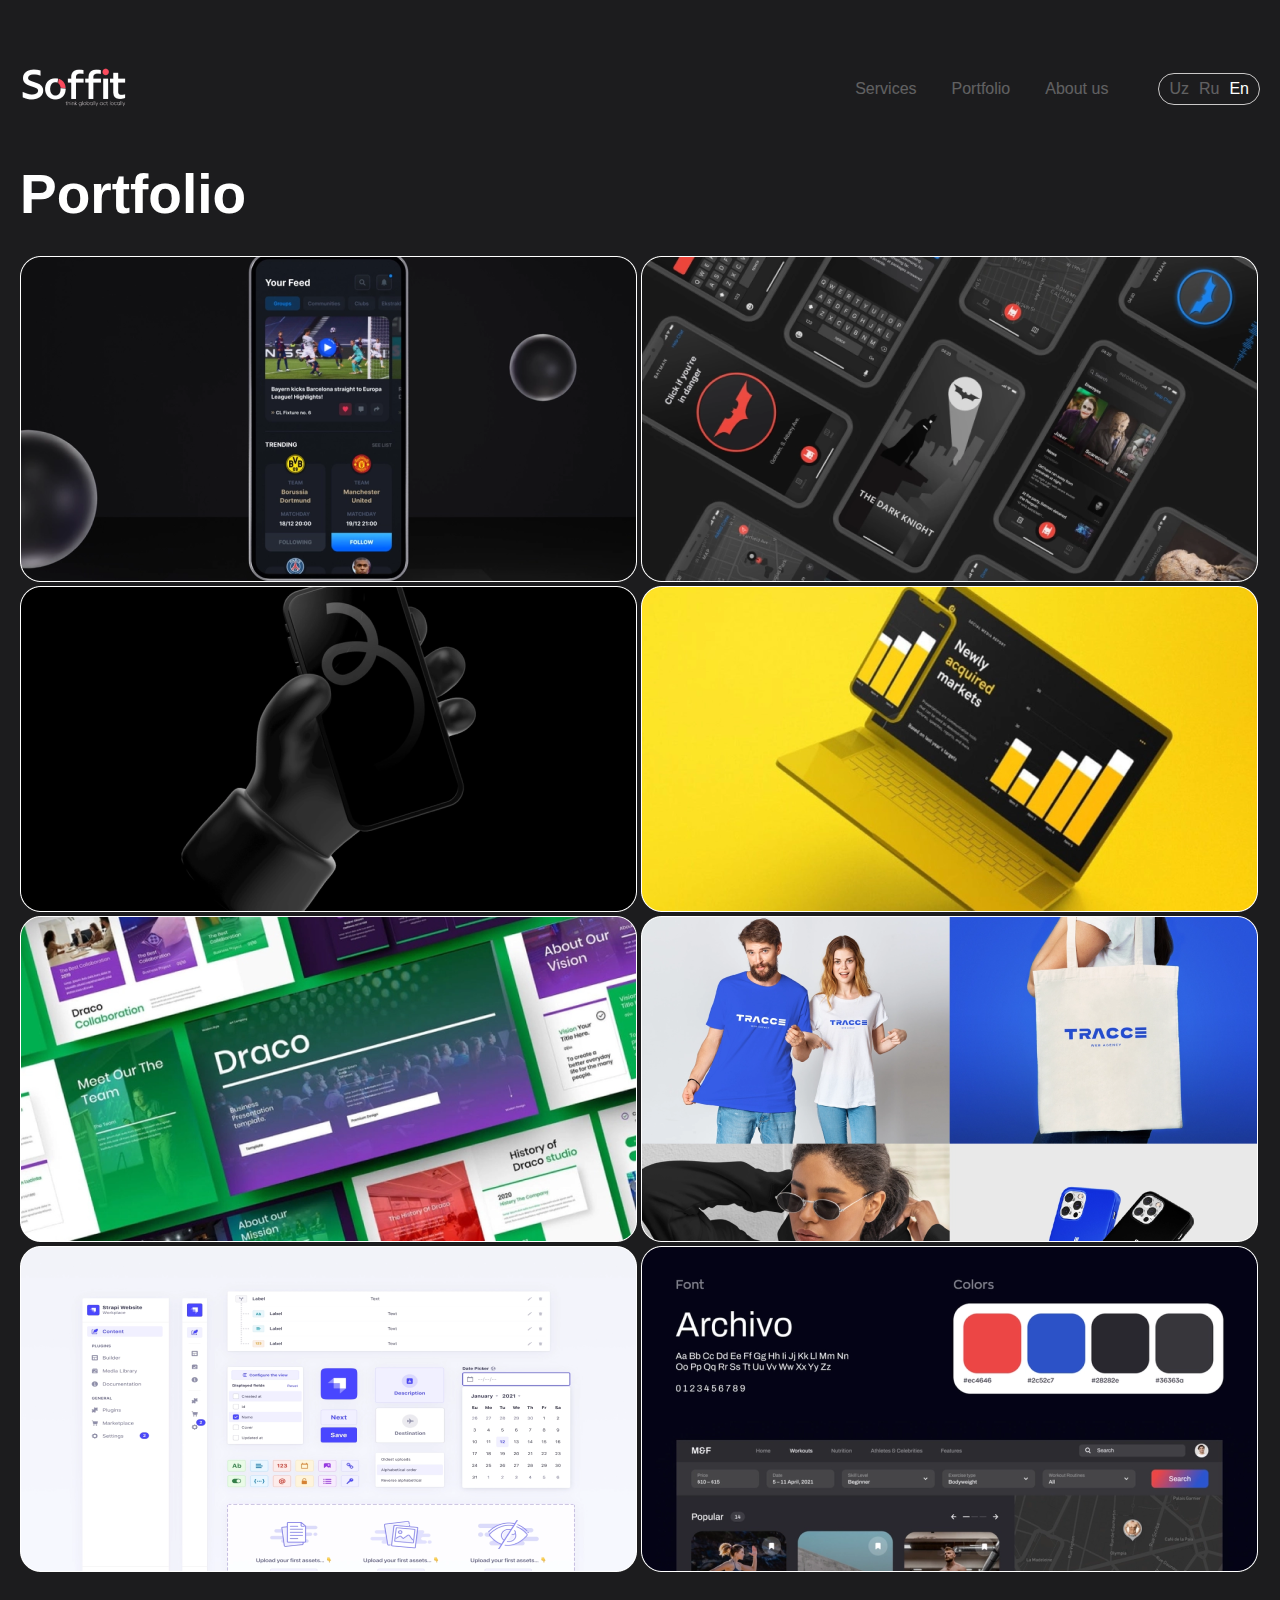
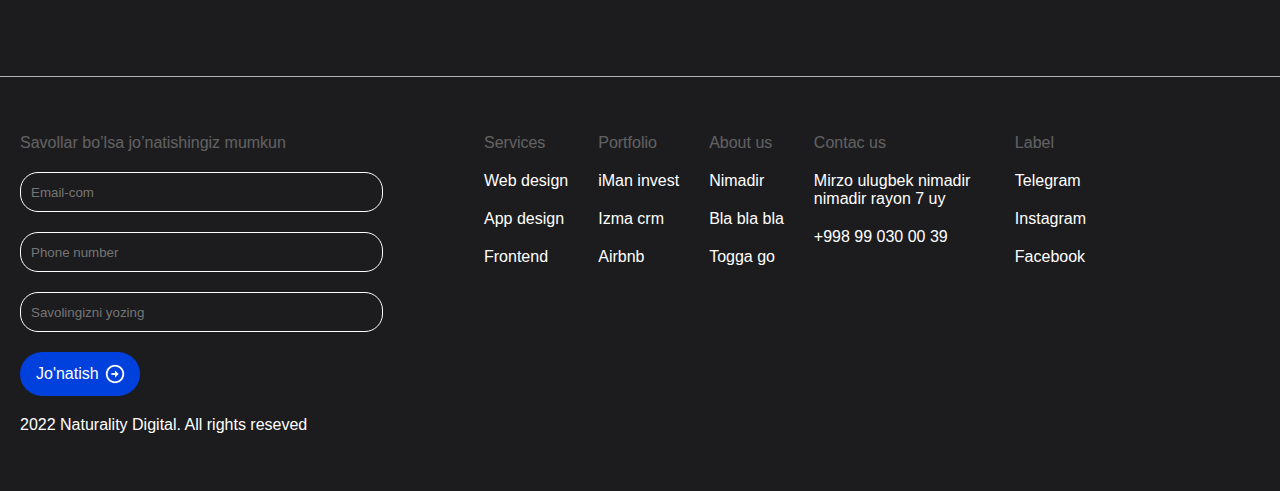
<file: Pages/portifolio.htm>
<!DOCTYPE html>
<html lang="en">
  <head>
    <meta charset="UTF-8" />
    <meta name="viewport" content="width=device-width, initial-scale=1.0" />
    <link rel="stylesheet" href="../style/Style.css" />
    <title>Soffit</title>
  </head>
  <body>
    <div class="container">
      <header>
        <div class="content">
          <div class="logo">
            <a href="#">
              <img src="../img/logo.png" alt="site_logo" />
            </a>
          </div>
          <div class="headrer_col">
            <nav>
              <ul>
                <li><a href="./services.html"> Services </a></li>
                <li><a href="#"> Portfolio </a></li>
                <li><a href="./about.html"> About us </a></li>
              </ul>
            </nav>
            <div class="lang">
              <span>Uz</span>
              <span>Ru</span>
              <span class="lang_item">En</span>
            </div>
          </div>
        </div>
      </header>
      <main class="portifolio-main">
        <div class="portifolio-page">
          <h2>Portfolio</h2>
          <div class="imgs">
            <img src="../img/img1.png" alt="img" />
            <img src="../img/img2.png" alt="img" />
            <img src="../img/img3.png" alt="img" />
            <img src="../img/img4.png" alt="img" />
            <img src="../img/img5.png" alt="img" />
            <img src="../img/img6.png" alt="img" />
            <img src="../img/img7.png" alt="img" />
            <img src="../img/img8.png" alt="img" />
          </div>
        </div>
      </main>
      <footer>
        <div class="footer-content">
          <div class="col">
            <p>Savollar bo’lsa jo’natishingiz mumkun</p>
            <input type="email" placeholder="Email-com" />
            <input type="tex" placeholder="Phone number" />
            <input type="tex" placeholder="Savolingizni yozing" />
            <button class="btn">
              Jo'natish
              <img src="../img/btn.png" alt="btn-icon" />
            </button>
            <p>2022 Naturality Digital. All rights reseved</p>
          </div>
          <div class="links">
            <div class="col">
              <p>Services</p>
              <p>Web design</p>
              <p>App design</p>
              <p>Frontend</p>
            </div>
            <div class="col">
              <p>Portfolio</p>
              <p>iMan invest</p>
              <p>Izma crm</p>
              <p>Airbnb</p>
            </div>
            <div class="col">
              <p>About us</p>
              <p>Nimadir</p>
              <p>Bla bla bla</p>
              <p>Togga go</p>
            </div>
            <div class="col">
              <p>Contac us</p>
              <p>Mirzo ulugbek nimadir nimadir rayon 7 uy</p>
              <p>+998 99 030 00 39</p>
            </div>
            <div class="col">
              <p>Label</p>
              <p>Telegram</p>
              <p>Instagram</p>
              <p>Facebook</p>
            </div>
          </div>
        </div>
      </footer>
    </div>
  </body>
</html>
</file>
<file: style/Style.css>
/* default style  */

* {
  margin: 0;
  padding: 0;
  box-sizing: border-box;
}

.btn {
  display: flex;
  gap: 5px;
  align-items: center;
  padding: 10px 15px;
  border: none;
  background: rgb(0, 64, 221);
  width: 120px;
  border-radius: 50px;
  transition: all 0.5s;
  color: white;
  font-size: 16px;
  border: 1px solid transparent;
}
.btn:hover {
  background: rgb(41, 80, 188);
  cursor: pointer;
  color: rgb(254, 254, 254);
  border-color: white;
}
.btn:hover img {
  background-color: transparent;
}

body {
  font-family: sans-serif;
  background-color: #1c1c1e;
}
.container {
  width: 100%;
}
/* header stayle  */
* {
  margin: 0;
  padding: 0;
  box-sizing: border-box;
  font-family: "Manrope", sans-serif;
  background: #1c1c1e;
}
header {
  width: 100%;
  margin-top: 65px;
}
.content {
  display: flex;
  align-items: center;
  justify-content: space-between;
  width: 1240px;
  margin-left: auto;
  margin-right: auto;
}
.headrer_col {
  display: flex;
  align-items: center;
}
.headrer_col nav ul {
  display: flex;
  align-items: center;
  list-style: none;
  gap: 35px;
}
.headrer_col {
  gap: 50px;
}
.lang {
  border: 1px solid rgb(202, 200, 200);
  border-radius: 75px;
  padding: 6px 10px;
  display: flex;
  gap: 10px;
}
.lang span {
  font-size: 16px;
  font-weight: 500;
}
.lang span:nth-child(1),
.lang span:nth-child(2) {
  color: rgb(255, 255, 255);
  opacity: 0.3;
}
.lang {
  color: white;
}
.headrer_col a {
  text-decoration: none;
  color: rgb(255, 255, 255);
  opacity: 0.3;
}
.hamburger,
.navs {
  display: none;
}
.hamburger .navs ul {
  list-style: none;
}
.hamburger .navs a {
  text-decoration: none;
  color: rgb(255, 255, 255);
  opacity: 0.3;
}
@media screen and (max-width: 1240px) {
  header,
  .content {
    margin-left: auto;
    margin-right: auto;
    width: 998px;
  }
}
@media screen and (max-width: 998px) {
  header,
  .content {
    margin-left: auto;
    margin-right: auto;
    width: 720px;
  }
}
@media screen and (max-width: 720px) {
  header,
  .content {
    margin-left: auto;
    margin-right: auto;
    width: 512px;
  }
  .hamburger {
    display: block;
  }
  .headrer_col {
    display: none;
  }
}
@media screen and (max-width: 512px) {
  header,
  .content {
    margin-left: auto;
    margin-right: auto;
    width: 270px;
  }
  .hamburger {
    display: block;
  }
  .headrer_col {
    display: none;
  }
}
/* main stayle  */

.home-main {
  position: relative;
  margin-top: 85px;
}
.services-main {
  margin-top: 25px;
}
.main-content {
  display: flex;
  align-items: center;
  margin: 0 auto;
  width: 1240px;
}
.main-content .btn {
  position: absolute;
}
.btn-whit {
  cursor: pointer;
  position: absolute;
  left: 280px;
  display: flex;
  gap: 5px;
  align-items: center;
  padding: 10px 15px;
  border: none;
  background: white;
  width: 155px;
  border-radius: 50px;
  transition: all 0.5s;
  color: rgb(0, 0, 0);
  font-size: 16px;
  border: 1px solid transparent;
}
.btn-whit img {
  background: transparent;
}
.btn img {
  background: transparent;
}

.main-img {
  width: 100%;
  height: 415px;
  background-image: url(../img/hero_img.png);
  background-repeat: no-repeat;
  background-size: cover;
}
.main-about-img {
  width: 100%;
  height: 415px;
  background-image: url(../img/aboutImg.png);
  background-repeat: no-repeat;
  background-size: cover;
}
.main-title {
  height: 400px;
  width: 1240px;
  display: flex;
  justify-content: space-between;
  align-items: center;
  margin-left: auto;
  margin-right: auto;
}
.main-about-title {
  margin-top: 80px;
  height: max-content;
  width: 1240px;
  margin-left: auto;
  margin-right: auto;
}
.main-text p {
  margin-bottom: 35px;
  width: 950px;
  height: auto;
  line-height: 35px;
  letter-spacing: 1px;
  font-size: 22px;
  font-weight: 700;
  color: white;
}
.main-text h2 {
  margin-top: 70px;
  font-size: 55px;
  font-weight: 700;
  color: white;
}

/* section stayle  */
section {
  width: 100%;
  margin-bottom: 80px;
}
.desing__card {
  display: flex;
  padding: 40px;
  flex-direction: column;
  width: 406px;
  height: 509px;
  justify-content: space-between;
  border: 1px solid rgb(255, 255, 255);
}
.card__header h2 {
  color: rgb(255, 255, 255);
  font-size: 32px;
  font-weight: 700;
  line-height: 40px;
  letter-spacing: 0%;
  text-align: left;
}
.card__main p {
  color: rgb(255, 255, 255);
  font-size: 16px;
  width: 305px;
  font-weight: 500;
  line-height: 28px;
  letter-spacing: 0%;
  text-align: left;
  height: 112px;
}
.card__footer button {
  border: 1px solid rgb(255, 255, 255);
  border-radius: 50px;
  color: rgb(255, 255, 255);
  font-size: 16px;
  font-weight: 600;
  line-height: 22px;
  letter-spacing: 0%;
  text-align: left;
  padding: 10px 15px;
  display: flex;
  align-items: center;
  background-color: transparent;
  gap: 6.83px;
  transition: all 0.3s;
}
.card__footer button:hover {
  background: rgb(0, 64, 221);
  cursor: pointer;
}
.card__footer button:hover img {
  background-color: transparent;
}
.card__footer button img {
  transition: all 0.3s;
}

.content-item {
  width: 100%;
  height: 415px;
  background-image: url(../img/item.png);
  background-repeat: no-repeat;
  background-size: cover;
}

.card__wrapper {
  display: flex;
  justify-content: center;
  width: 100%;
  overflow: auto;
  padding-bottom: 100px;
}

::-webkit-scrollbar {
  height: 2px;
  background-color: rgb(255, 255, 255);
}

::-webkit-scrollbar-track {
  border-radius: 210px;
  background-color: gray;
}

::-webkit-scrollbar-thumb {
  background: rgb(255, 254, 254);
  border-radius: 210px;
}

/* portifolio-page stayle  */
.portifolio-page {
  width: 1240px;
  margin-left: auto;
  margin-right: auto;
}
.portifolio-page h2 {
  font-size: 55px;
  color: white;
  margin-bottom: 30px;
  font-weight: 700;
}
.imgs {
  margin-bottom: 100px;
}
/* footer stayle  */
.footer-content {
  display: flex;
  align-items: start;
  gap: 101px;
  width: 1240px;
  margin-left: auto;
  margin-right: auto;
}
.footer-content .col {
  display: flex;
  flex-direction: column;
  gap: 20px;
}

.scrol-button {
  border: 1px solid white;
  width: 56px;
  height: 76px;
  border-radius: 80px;
  backdrop-filter: blur(94px);
  background: rgba(255, 255, 255, 0.2);
  display: flex;
  align-items: center;
  justify-content: center;
}
.scrol-button img {
  background: transparent;
}
footer {
  width: 100%;
  height: 415px;
  display: flex;
  align-items: center;
  border-top: 1px solid rgb(182, 182, 182);
}
.footer-content .col p {
  color: rgb(255, 255, 255);
}
.footer-content .col input {
  width: 363px;
  height: 40px;
  background-color: transparent;
  border: none;
  outline: none;
  border: 1.5px solid white;
  padding: 0px 10px;
  border-radius: 18px;
  color: aliceblue;
}
.footer-content .col:nth-child(4) p:nth-child(2) {
  max-width: 171px;
  text-wrap: wrap;
}
.footer-content .col p:nth-child(1) {
  color: rgb(255, 255, 255);
  opacity: 0.3;
}
.links {
  display: flex;
  flex-wrap: wrap;
  gap: 30px;
}
@media screen and (max-width: 764px) {
  .footer-content {
    flex-direction: column-reverse;
  }
  .links {
    margin: 200px auto;
    margin-bottom: 0px;
  }
  .col {
    margin: 0px auto;
  }
}
@media screen and (max-width: 364px) {
  .footer-content {
    flex-direction: column-reverse;
  }
  .links {
    margin-top: 400px;
  }
}

/* services style  */
.all__cards__header {
  width: 1240px;
  margin: 0px auto;
}
.all__cards__header h2 {
  margin-bottom: 30px;
  color: rgb(255, 255, 255);
  font-size: 35px;
  font-weight: 700;
  line-height: 48px;
  letter-spacing: 0%;
  text-align: left;
}
.Slider-title {
  margin-top: 50px;
  width: 1240px;
  margin-left: auto;
  margin-right: auto;
}

/* portifolio-main stayle  */
.portifolio-main {
  margin-top: 50px;
}

/* about stayle  */
.abot-img {
  margin-top: 40px;
  display: flex;
  flex-direction: column;
  gap: 30px;
  width: 1240px;
  margin-left: auto;
  margin-right: auto;
}

.abot-img img:nth-child(2) {
  width: 600px;
}

/* login page  */

.send__info__wrapper label p {
  display: block;
  color: rgb(255, 255, 255);
  font-size: 16px;
  font-weight: 600;
  line-height: 23px;
  letter-spacing: 0%;
  text-align: left;
  margin-bottom: 10px;
}
.send__info__wrapper {
  width: 1240px;
  display: flex;
  justify-content: space-between;
  border-top: 1px solid white;
  margin: 0px auto;
  padding-top: 50.5px;
}

.send__info__wrapper label input,
select,
textarea {
  display: block;
  box-sizing: border-box;
  color: rgb(255, 255, 255);
  border: 1px solid rgb(255, 255, 255);
  border-radius: 25px;
  padding: 14px 25px;
  backdrop-filter: blur(174px);
  background: rgba(255, 255, 255, 0.1);
}
.name,
.contact,
.select {
  display: flex;
  gap: 30px;
}
.send__info__wrapper form {
  display: flex;
  flex-direction: column;
  gap: 20px;
}
.send__info__wrapper textarea {
  resize: none;
  width: 711px;
  height: 168px;
  border-radius: 25px;
  backdrop-filter: blur(174px);
}

.card__footer button {
  border-radius: 50px;
  color: rgb(255, 255, 255);
  font-size: 16px;
  font-weight: 600;
  line-height: 22px;
  letter-spacing: 0%;
  background: rgb(0, 64, 221);
  text-align: left;
  padding: 10px 15px;
  border: 2px solid rgb(0, 64, 221);
  display: flex;
  align-items: center;
  gap: 6.83px;
  transition: all 0.3s;
}
.card__footer button:hover {
  background: transparent;
  cursor: pointer;
  border: 2px solid white;
}
.card__footer button:hover img {
  background: rgb(0, 64, 221);
  background: transparent;
}
.card__footer button img {
  transition: all 0.3s;
}
.card__footer button img {
  background-color: transparent;
}

.info__text h2 {
  color: rgb(255, 255, 255);
  font-size: 28px;
  font-weight: 700;
  width: 219px;
  line-height: 40px;
  letter-spacing: 0%;
  text-align: left;
  margin-bottom: 30px;
}

.info__text p {
  color: rgb(255, 255, 255);
  opacity: 0.6;
  font-size: 16px;
  font-weight: 500;
  width: 440px;
  line-height: 26px;
  letter-spacing: 0%;
  text-align: left;
}
@media screen and (max-width: 1240px) {
  .send__info__wrapper {
    display: flex;
    gap: 30px;
    width: 711px;
    flex-direction: column-reverse;
  }
  .send__info__wrapper form {
    width: 711px;
    margin: 0px auto;
  }
  .info__text {
    width: 440px;
    margin: 0px auto;
    text-align: center;
  }
}
@media screen and (max-width: 711px) {
  .send__info__wrapper {
    display: flex;
    gap: 30px;
    width: 340px;
    flex-direction: column-reverse;
  }
  .send__info__wrapper form {
    width: 340px;
    margin: 0px auto;
  }
  .info__text {
    width: 340px;
    margin: 0px auto;
  }
  .info__text p {
    max-width: 340px;
    height: auto;
    font-size: 12px;
  }
  .name,
  .contact,
  .select {
    display: block;
    gap: 30px;
  }
  .send__info__wrapper label input,
  select,
  textarea {
    width: 343px;
    display: block;
  }
  .send__info__wrapper label input,
  select,
  textarea {
    max-width: 343px;
    min-width: 343px;
  }
  .send__info__wrapper label {
    width: 343px;
  }
}
</file>
